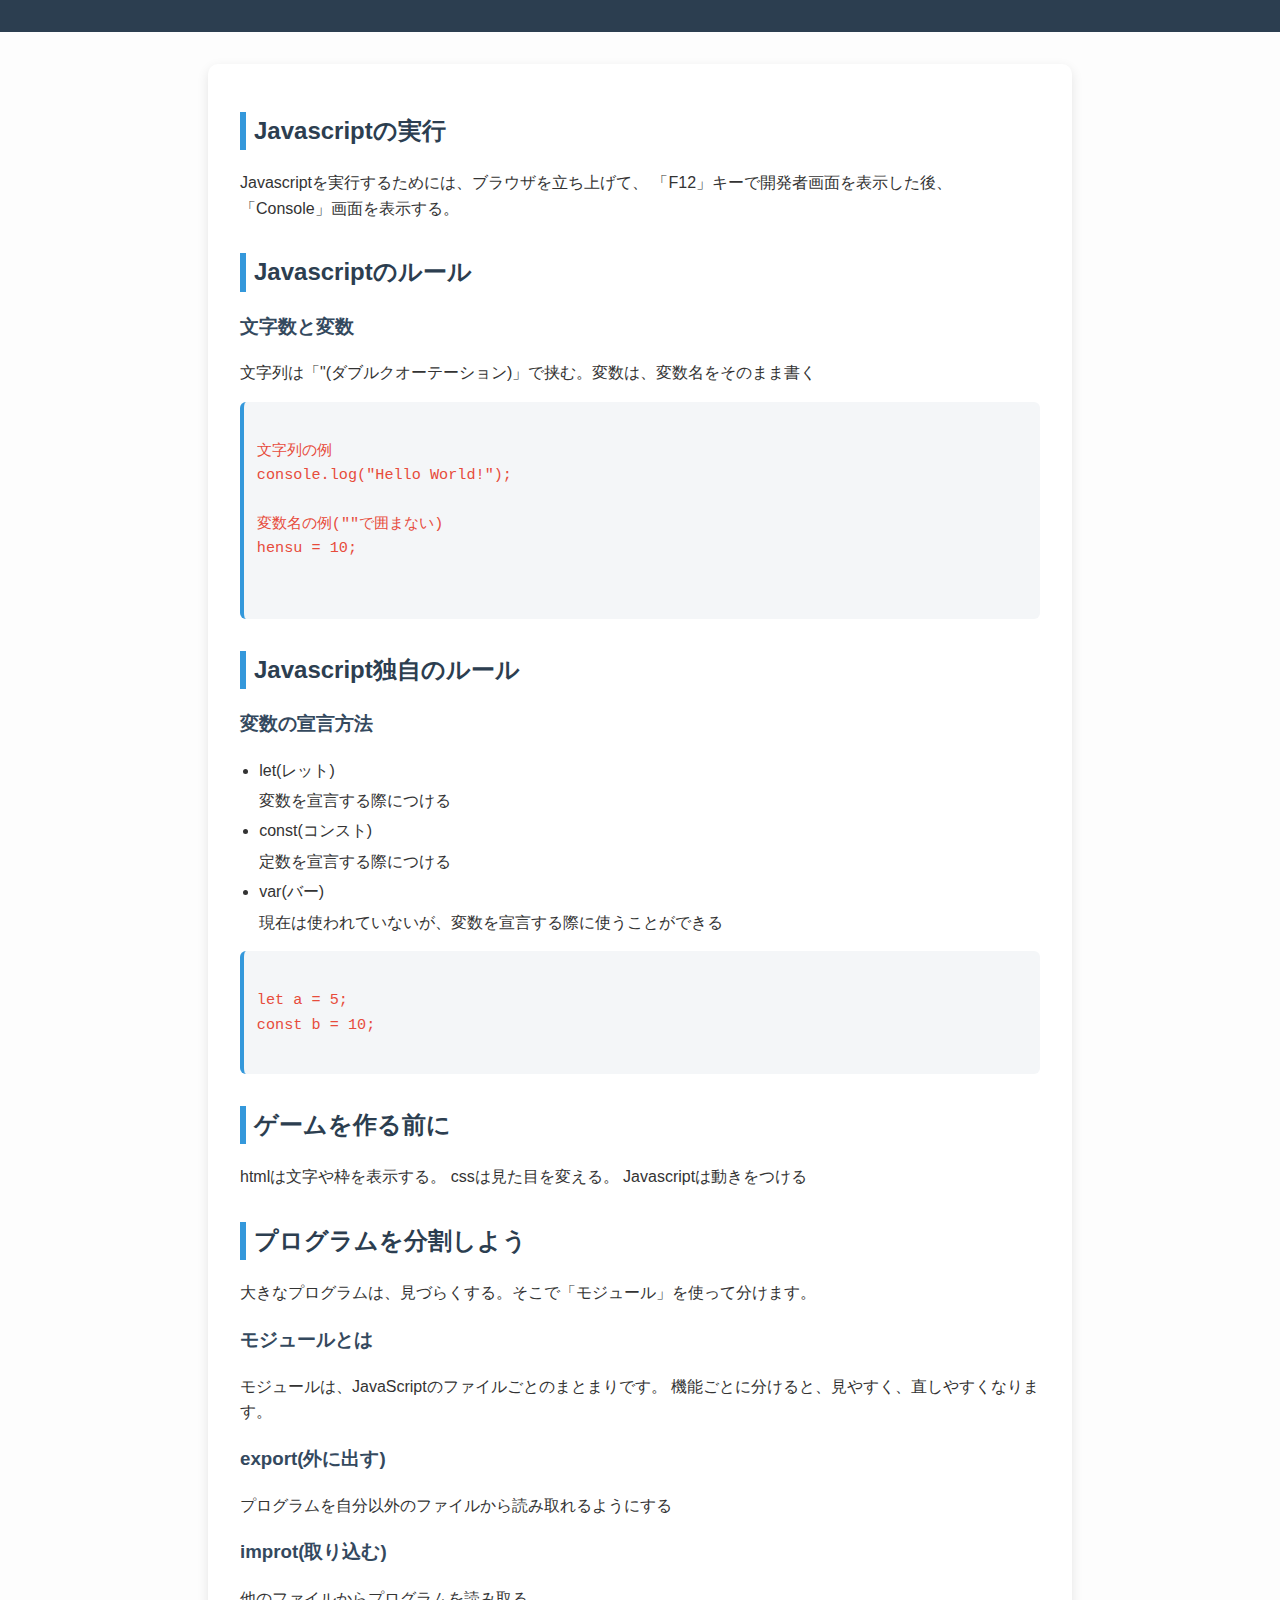
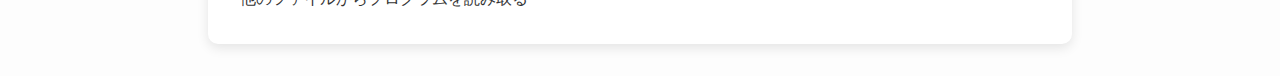
<file: docs/index.html>
<!DOCTYPE html>
<html lang = "ja">
    <head>
        <meta charset="utf-8">
        <title>Javascript</title>
        <link rel="stylesheet" href="../docs/style.css">
    </head>

    <body>
      <header>
        
      </header>
     <main>
         <h2>Javascriptの実行</h2>
         <p>
             Javascriptを実行するためには、ブラウザを立ち上げて、
            「F12」キーで開発者画面を表示した後、「Console」画面を表示する。
        </p>
        <h2>Javascriptのルール</h2>
        <h3>文字数と変数</h3>
        <p>文字列は「"(ダブルクオーテーション)」で挟む。変数は、変数名をそのまま書く</p>
        <pre>
            <code>
文字列の例
console.log("Hello World!");

変数名の例(""で囲まない)
hensu = 10;
            </code>
        </pre>
        <h2>Javascript独自のルール</h2>
        <h3>変数の宣言方法</h3>
        <ul>
            <li>let(レット)</li>変数を宣言する際につける
            <li>const(コンスト)</li>定数を宣言する際につける
            <li>var(バー)</li>現在は使われていないが、変数を宣言する際に使うことができる
        </ul>
        <pre><code>
let a = 5;
const b = 10;
        </code></pre>
        <h2>ゲームを作る前に</h2>
        <p>htmlは文字や枠を表示する。
           cssは見た目を変える。
           Javascriptは動きをつける
        </p>

        <h2>プログラムを分割しよう</h2>
        <p>
            大きなプログラムは、見づらくする。そこで「モジュール」を使って分けます。
        </p>
        <h3>モジュールとは</h3>
        <p>
            モジュールは、JavaScriptのファイルごとのまとまりです。
            機能ごとに分けると、見やすく、直しやすくなります。
        </p>
        <h3>export(外に出す)</h3>
        <p>プログラムを自分以外のファイルから読み取れるようにする</p>
        <h3>improt(取り込む)</h3>
        <p>他のファイルからプログラムを読み取る</p>

        
     </main>
    </body>
</html>
</file>
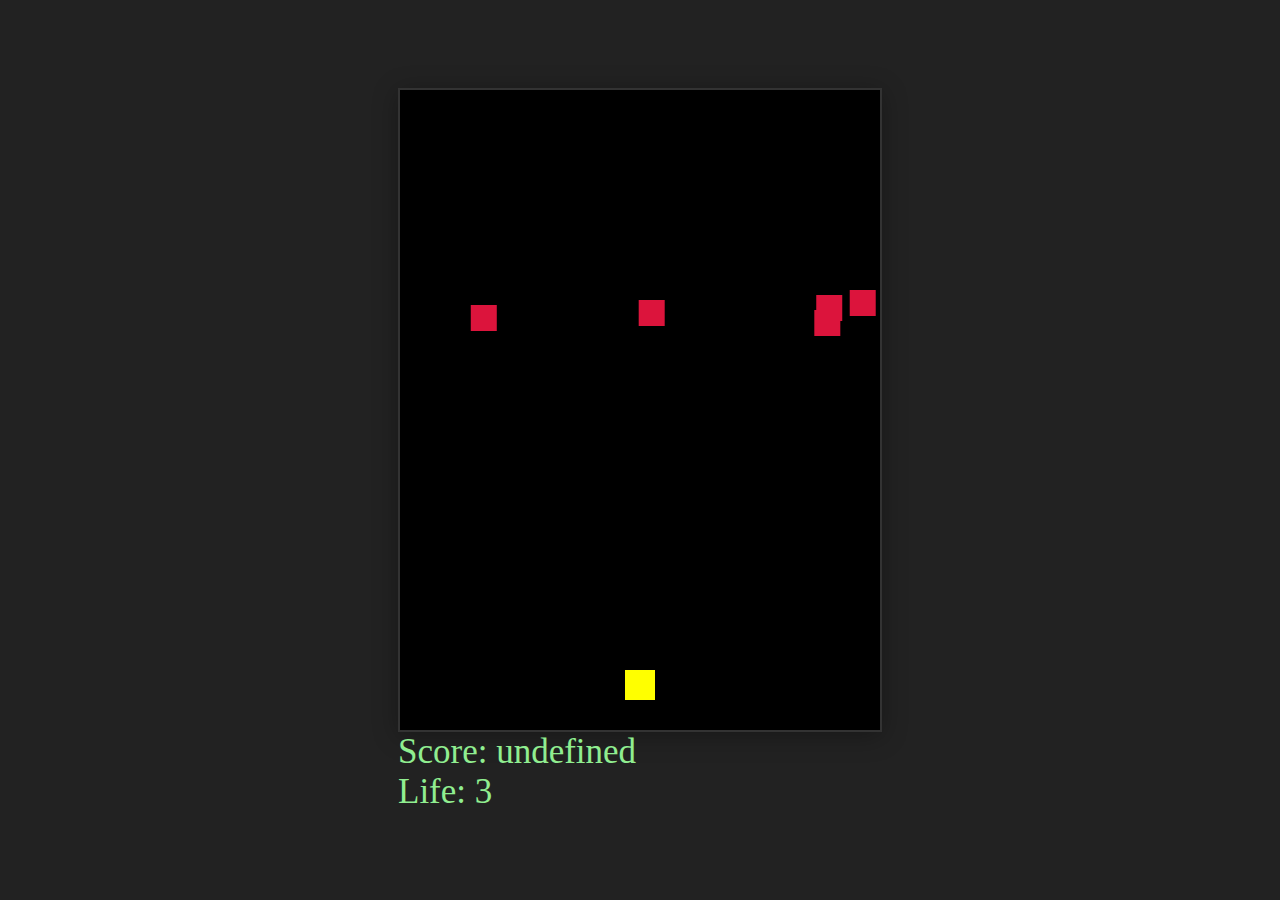
<file: game/index.html>
<!DOCTYPE html>
<html lang="ja">

<head>
    <meta charset="UTF-8">
    <title>シューティング</title>
    <link rel="stylesheet" href="style.css">
</head>

<body>
    <div>
    <canvas id="gameCanvas" width="480" height="640"></canvas>
    <div id="scoreBoard">Score: 0</div>
    <div id="lifeBoard">Life: 3</div>
    </div>
    <script type="module" src="js/main.js"></script>
</body>

</html>
</file>
<file: docs/style.css>
/* ページ全体の基本設定 */
body {
  font-family: "Segoe UI", "Hiragino Kaku Gothic ProN", "Meiryo", sans-serif;
  line-height: 1.6;
  margin: 0;
  padding: 0;
  background-color: #fdfdfd;
  color: #333;
}

/* ヘッダー */
header {
  background-color: #2c3e50;
  padding: 1rem;
  text-align: center;
}

header h1 {
  color: white;
  margin: 0;
}

/* メインコンテンツ */
main {
  max-width: 800px;
  margin: 2rem auto;
  padding: 1rem 2rem;
  background: #fff;
  border-radius: 10px;
  box-shadow: 0 4px 12px rgba(0,0,0,0.1);
}

/* 見出し */
h2 {
  color: #2c3e50;
  border-left: 6px solid #3498db;
  padding-left: 0.5rem;
  margin-top: 2rem;
}
/* Canvas表示用スタイル */
canvas {
  display: block;
  margin: 2rem auto;
  border: 2px solid #3498db;
  background: #eaf6fb;
  box-shadow: 0 2px 8px rgba(52,152,219,0.15);
  border-radius: 8px;
}

h3 {
  color: #34495e;
  margin-top: 1.2rem;
}

/* 段落 */
p {
  margin: 0.5rem 0 1rem;
}

/* リスト */
ul {
  padding-left: 1.2rem;
  margin: 0.5rem 0 1rem;
}

li {
  margin: 0.3rem 0;
}

/* コードブロック */
pre {
  background: #f4f6f8;
  border-left: 4px solid #3498db;
  padding: 0.8rem;
  overflow-x: auto;
  border-radius: 6px;
  margin: 1rem 0;
}

code {
  font-family: "Consolas", "Courier New", monospace;
  color: #e74c3c;
  font-size: 0.95em;
}
</file>
<file: game/style.css>
/* ゲーム用canvasを中央に表示し、背景色を設定 */
body {
  background: #222;
  display: flex;
  justify-content: center;
  align-items: center;
  height: 100vh;
  margin: 0;
}

#gameCanvas {
  background: #ffffff;
  border: 2px solid #333;
  box-shadow: 0 4px 24px rgba(0,0,0,0.3);
  display: block;
}

#lifeBoard, #scoreBoard {
  color: lightgreen;
  font-size: 35px;
}
</file>
